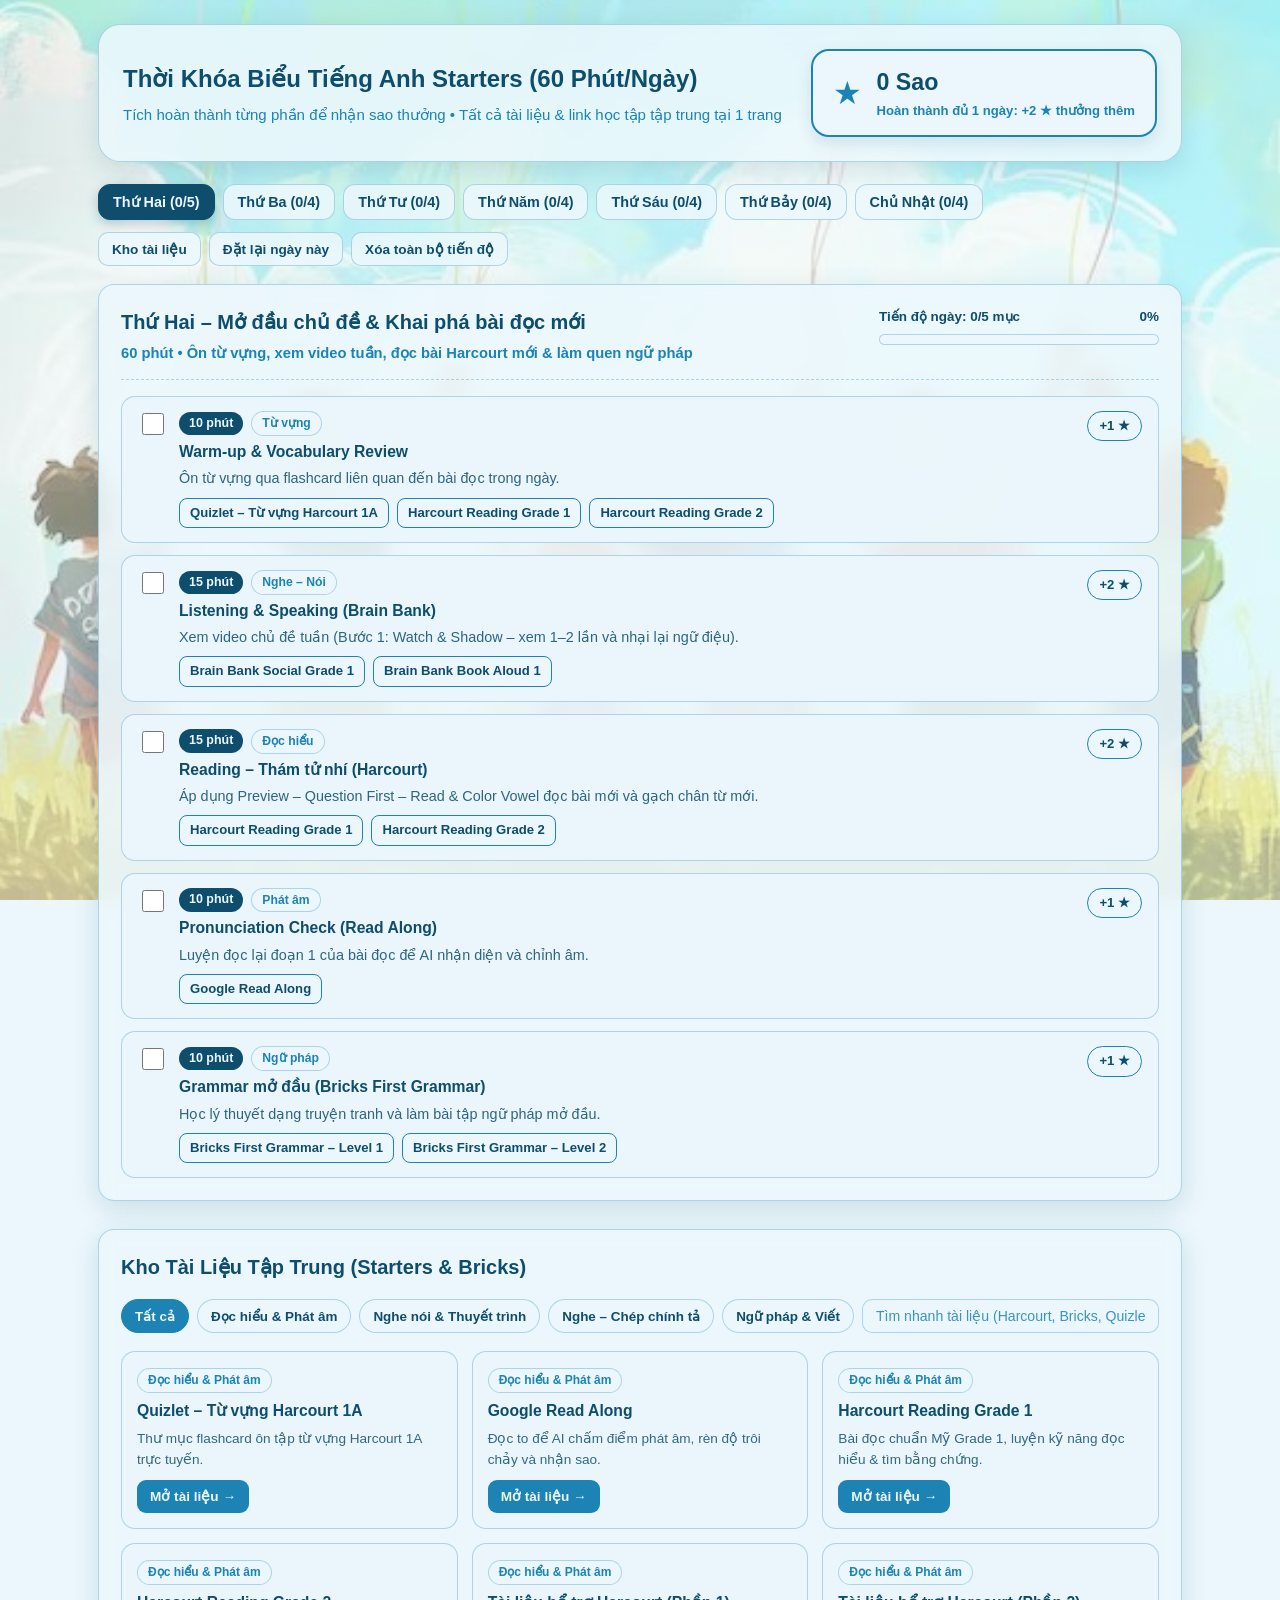
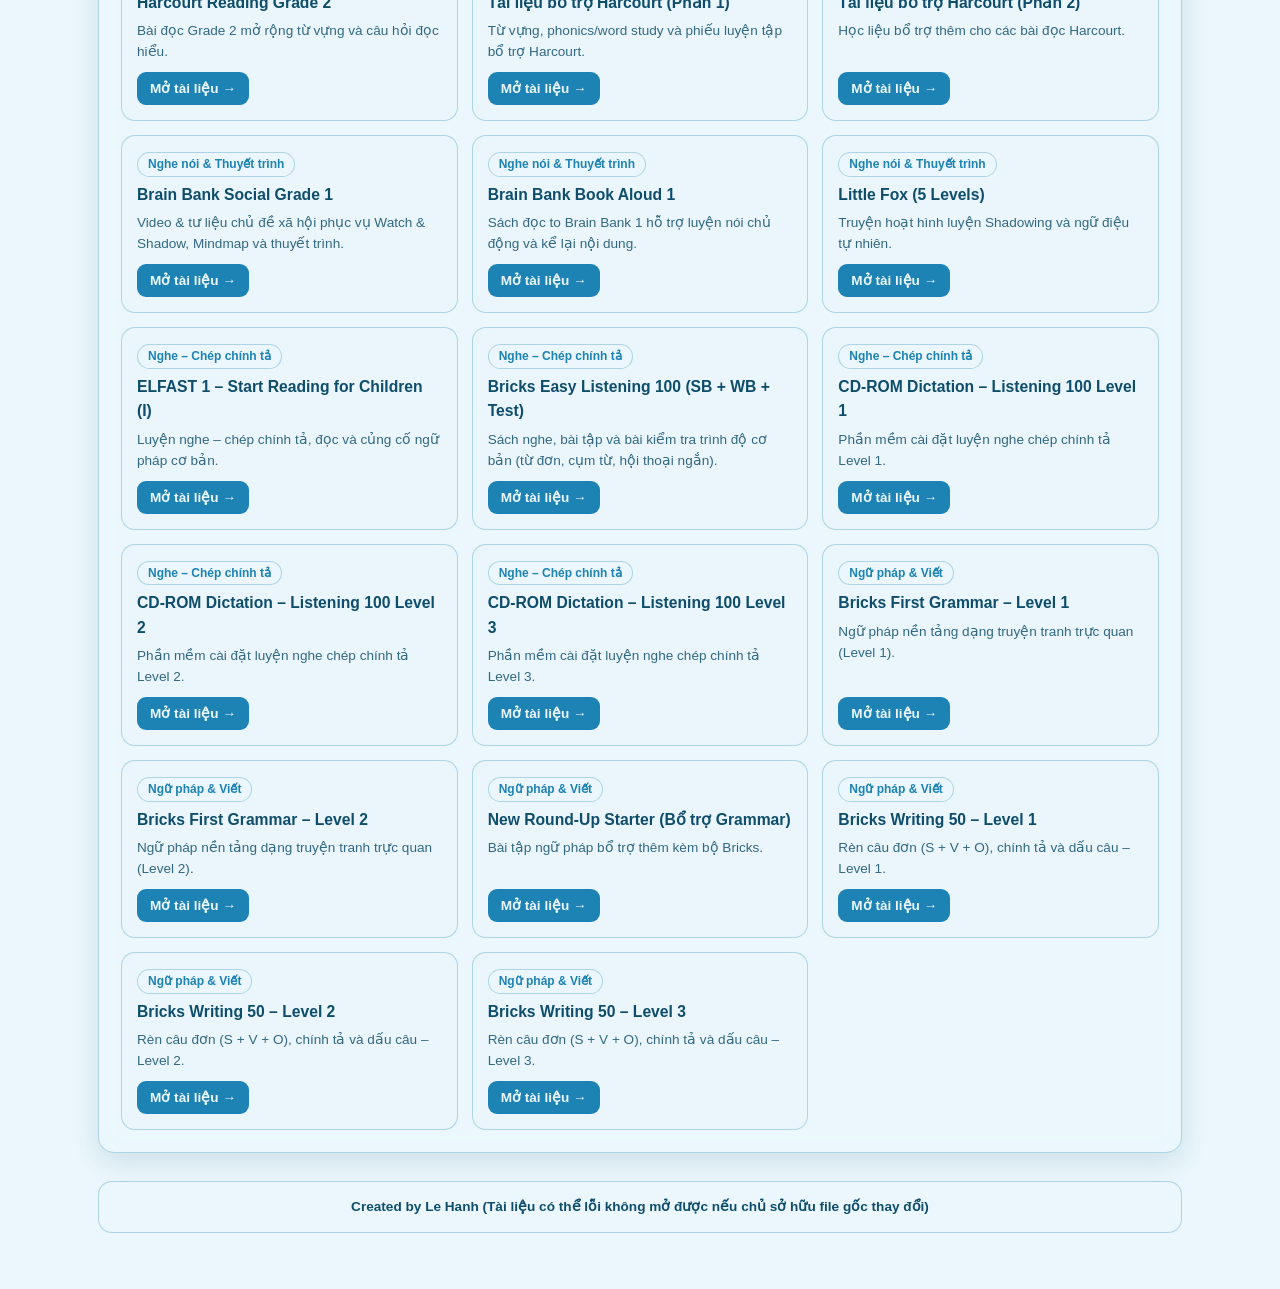
<file: public/assets/aistudio/thoi-khoa-bieu-starters-v2_33834a13.html>
<!DOCTYPE html>
<html lang="vi">
<head>
  <meta charset="UTF-8" />
  <meta name="viewport" content="width=device-width, initial-scale=1.0" />
  <title>Thời Khóa Biểu Tiếng Anh Starters & Kho Tài Liệu</title>
  <style>
    :root {
      /* Chỉ sử dụng tối đa 3 màu cùng tone xanh bầu trời (Sky Blue Monochromatic Palette) đồng điệu với ảnh nền */
      --sky-deep: #0E4D6C;      /* Màu 1: Xanh biển sâu - Chữ chính, nút active, tiêu đề */
      --sky-mid: #1D82B4;       /* Màu 2: Xanh bầu trời trung tính - Viền, badge, thanh tiến độ */
      --sky-light: #EBF7FC;     /* Màu 3: Xanh bầu trời nhạt - Nền thẻ, hover, tag */
      
      --surface-glass: rgba(235, 247, 252, 0.88);
      --surface-card: rgba(235, 247, 252, 0.94);
      --border-tone: rgba(29, 130, 180, 0.30);
      --shadow: 0 8px 28px rgba(14, 77, 108, 0.14);
      --radius: 16px;
    }

    * {
      box-sizing: border-box;
    }

    body {
      margin: 0;
      font-family: "Arial", sans-serif;
      color: var(--sky-deep);
      line-height: 1.55;
      min-height: 100vh;
      background-color: var(--sky-light);
      background-image: 
        linear-gradient(180deg, rgba(235, 247, 252, 0.35) 0%, rgba(235, 247, 252, 0.58) 100%),
        url("[data-uri]");
      background-size: cover;
      background-position: center bottom;
      background-attachment: fixed;
      background-repeat: no-repeat;
    }

    .container {
      max-width: 1120px;
      margin: 0 auto;
      padding: 24px 18px 56px;
    }

    header.hero {
      background: var(--surface-glass);
      backdrop-filter: blur(10px);
      -webkit-backdrop-filter: blur(10px);
      border: 1.5px solid var(--border-tone);
      border-radius: 22px;
      padding: 24px;
      box-shadow: var(--shadow);
      display: flex;
      flex-wrap: wrap;
      align-items: center;
      justify-content: space-between;
      gap: 20px;
      margin-bottom: 22px;
    }

    .hero-title h1 {
      margin: 0 0 6px;
      font-size: 1.5rem;
      color: var(--sky-deep);
    }

    .hero-title p {
      margin: 0;
      color: var(--sky-mid);
      font-size: 0.94rem;
      font-weight: 500;
    }

    .star-board {
      background: var(--sky-light);
      border: 2px solid var(--sky-mid);
      border-radius: 18px;
      padding: 14px 20px;
      display: flex;
      align-items: center;
      gap: 14px;
      box-shadow: 0 6px 16px rgba(14, 77, 108, 0.12);
    }

    .star-icon {
      font-size: 2rem;
      line-height: 1;
      color: var(--sky-mid);
      animation: pulseStar 2.4s infinite ease-in-out;
    }

    @keyframes pulseStar {
      0%, 100% { transform: scale(1); }
      50% { transform: scale(1.12) rotate(6deg); }
    }

    .star-count {
      font-size: 1.45rem;
      font-weight: 700;
      color: var(--sky-deep);
    }

    .star-sub {
      font-size: 0.82rem;
      color: var(--sky-mid);
      font-weight: 600;
    }

    .toolbar {
      display: flex;
      flex-wrap: wrap;
      align-items: center;
      justify-content: space-between;
      gap: 12px;
      margin-bottom: 18px;
    }

    .day-tabs {
      display: flex;
      flex-wrap: wrap;
      gap: 8px;
    }

    .day-btn {
      border: 1.5px solid var(--border-tone);
      background: var(--surface-glass);
      backdrop-filter: blur(6px);
      color: var(--sky-deep);
      padding: 9px 14px;
      border-radius: 12px;
      font-family: inherit;
      font-size: 0.9rem;
      font-weight: 600;
      cursor: pointer;
      transition: all 0.18s ease;
    }

    .day-btn:hover {
      border-color: var(--sky-mid);
      background: var(--sky-light);
    }

    .day-btn.active {
      background: var(--sky-deep);
      color: var(--sky-light);
      border-color: var(--sky-deep);
      box-shadow: 0 4px 12px rgba(14, 77, 108, 0.25);
    }

    .action-controls {
      display: flex;
      gap: 8px;
      flex-wrap: wrap;
    }

    .btn-ghost {
      border: 1.5px solid var(--border-tone);
      background: var(--surface-glass);
      backdrop-filter: blur(6px);
      color: var(--sky-deep);
      padding: 8px 13px;
      border-radius: 10px;
      font-family: inherit;
      font-size: 0.85rem;
      font-weight: 600;
      cursor: pointer;
      transition: all 0.16s ease;
    }

    .btn-ghost:hover {
      background: var(--sky-light);
      border-color: var(--sky-mid);
    }

    .day-card {
      background: var(--surface-glass);
      backdrop-filter: blur(10px);
      -webkit-backdrop-filter: blur(10px);
      border: 1.5px solid var(--border-tone);
      border-radius: var(--radius);
      padding: 22px;
      box-shadow: var(--shadow);
      margin-bottom: 28px;
    }

    .day-header {
      display: flex;
      flex-wrap: wrap;
      justify-content: space-between;
      align-items: flex-start;
      gap: 12px;
      padding-bottom: 14px;
      border-bottom: 1.5px dashed var(--border-tone);
      margin-bottom: 16px;
    }

    .day-header h2 {
      margin: 0 0 4px;
      font-size: 1.25rem;
      color: var(--sky-deep);
    }

    .day-theme {
      color: var(--sky-mid);
      font-weight: 600;
      font-size: 0.92rem;
    }

    .progress-wrap {
      min-width: 220px;
      flex: 0 1 280px;
    }

    .progress-label {
      display: flex;
      justify-content: space-between;
      font-size: 0.84rem;
      font-weight: 600;
      margin-bottom: 6px;
      color: var(--sky-deep);
    }

    .progress-bar {
      width: 100%;
      height: 11px;
      background: var(--sky-light);
      border: 1px solid var(--border-tone);
      border-radius: 999px;
      overflow: hidden;
    }

    .progress-fill {
      height: 100%;
      width: 0%;
      background: linear-gradient(90deg, var(--sky-mid), var(--sky-deep));
      border-radius: 999px;
      transition: width 0.28s ease;
    }

    .task-list {
      display: flex;
      flex-direction: column;
      gap: 12px;
    }

    .task-item {
      display: flex;
      align-items: flex-start;
      justify-content: space-between;
      gap: 14px;
      padding: 14px 16px;
      border: 1.5px solid var(--border-tone);
      border-radius: 14px;
      background: var(--surface-card);
      transition: all 0.18s ease;
    }

    .task-item:hover {
      border-color: var(--sky-mid);
    }

    .task-item.done {
      background: var(--sky-light);
      border-color: var(--sky-mid);
    }

    .task-left {
      display: flex;
      align-items: flex-start;
      gap: 12px;
      flex: 1;
    }

    .task-checkbox {
      width: 22px;
      height: 22px;
      margin-top: 2px;
      accent-color: var(--sky-deep);
      cursor: pointer;
      flex-shrink: 0;
    }

    .task-meta {
      display: flex;
      flex-wrap: wrap;
      align-items: center;
      gap: 8px;
      margin-bottom: 4px;
    }

    .badge-time {
      background: var(--sky-deep);
      color: var(--sky-light);
      font-weight: 700;
      font-size: 0.78rem;
      padding: 2px 10px;
      border-radius: 999px;
    }

    .badge-skill {
      font-size: 0.76rem;
      font-weight: 600;
      padding: 2px 10px;
      border-radius: 999px;
      background: var(--sky-light);
      color: var(--sky-mid);
      border: 1px solid var(--border-tone);
    }

    .task-title {
      font-weight: 700;
      font-size: 0.98rem;
      margin-bottom: 3px;
      color: var(--sky-deep);
    }

    .task-item.done .task-title {
      text-decoration: line-through;
      opacity: 0.72;
    }

    .task-desc {
      font-size: 0.9rem;
      color: var(--sky-deep);
      opacity: 0.86;
      margin-bottom: 8px;
    }

    .task-links {
      display: flex;
      flex-wrap: wrap;
      gap: 8px;
    }

    .doc-chip {
      display: inline-flex;
      align-items: center;
      gap: 5px;
      text-decoration: none;
      font-size: 0.82rem;
      font-weight: 600;
      color: var(--sky-deep);
      background: var(--sky-light);
      border: 1px solid var(--sky-mid);
      padding: 4px 10px;
      border-radius: 8px;
      transition: transform 0.14s ease, background 0.14s ease, color 0.14s ease;
    }

    .doc-chip:hover {
      background: var(--sky-mid);
      color: var(--sky-light);
      transform: translateY(-1px);
    }

    .star-reward {
      background: var(--sky-light);
      color: var(--sky-deep);
      border: 1.5px solid var(--sky-mid);
      font-weight: 700;
      font-size: 0.82rem;
      padding: 4px 11px;
      border-radius: 999px;
      white-space: nowrap;
      flex-shrink: 0;
    }

    .task-item.done .star-reward {
      background: var(--sky-deep);
      color: var(--sky-light);
      border-color: var(--sky-deep);
    }

    .bonus-banner {
      margin-top: 16px;
      padding: 14px 16px;
      border-radius: 14px;
      background: var(--sky-deep);
      color: var(--sky-light);
      border: 1.5px solid var(--sky-mid);
      display: none;
      align-items: center;
      justify-content: space-between;
      gap: 12px;
      font-weight: 600;
    }

    .bonus-banner.show {
      display: flex;
    }

    /* Kho tài liệu */
    .library-section {
      background: var(--surface-glass);
      backdrop-filter: blur(10px);
      -webkit-backdrop-filter: blur(10px);
      border: 1.5px solid var(--border-tone);
      border-radius: var(--radius);
      padding: 22px;
      box-shadow: var(--shadow);
    }

    .library-top {
      display: flex;
      flex-wrap: wrap;
      align-items: center;
      justify-content: space-between;
      gap: 12px;
      margin-bottom: 16px;
    }

    .library-top h2 {
      margin: 0;
      font-size: 1.25rem;
      color: var(--sky-deep);
    }

    .library-controls {
      display: flex;
      flex-wrap: wrap;
      gap: 8px;
      margin-bottom: 18px;
    }

    .filter-btn {
      border: 1.5px solid var(--border-tone);
      background: var(--sky-light);
      color: var(--sky-deep);
      padding: 7px 13px;
      border-radius: 999px;
      font-family: inherit;
      font-size: 0.84rem;
      font-weight: 600;
      cursor: pointer;
      transition: all 0.16s ease;
    }

    .filter-btn:hover {
      border-color: var(--sky-mid);
    }

    .filter-btn.active {
      background: var(--sky-mid);
      color: var(--sky-light);
      border-color: var(--sky-mid);
    }

    .search-input {
      flex: 1 1 220px;
      min-width: 200px;
      padding: 8px 13px;
      border: 1.5px solid var(--border-tone);
      background: var(--sky-light);
      color: var(--sky-deep);
      border-radius: 10px;
      font-family: inherit;
      font-size: 0.88rem;
    }

    .search-input::placeholder {
      color: var(--sky-mid);
      opacity: 0.85;
    }

    .search-input:focus {
      outline: none;
      border-color: var(--sky-deep);
    }

    .lib-grid {
      display: grid;
      grid-template-columns: repeat(auto-fill, minmax(290px, 1fr));
      gap: 14px;
    }

    .lib-card {
      border: 1.5px solid var(--border-tone);
      border-radius: 14px;
      padding: 15px;
      background: var(--surface-card);
      display: flex;
      flex-direction: column;
      justify-content: space-between;
      gap: 10px;
      transition: border-color 0.16s ease;
    }

    .lib-card:hover {
      border-color: var(--sky-mid);
    }

    .lib-cat {
      display: inline-block;
      font-size: 0.75rem;
      font-weight: 700;
      padding: 2px 10px;
      border-radius: 999px;
      background: var(--sky-light);
      color: var(--sky-mid);
      border: 1px solid var(--border-tone);
      margin-bottom: 6px;
    }

    .lib-card h3 {
      margin: 0 0 5px;
      font-size: 0.98rem;
      color: var(--sky-deep);
    }

    .lib-card p {
      margin: 0;
      font-size: 0.85rem;
      color: var(--sky-deep);
      opacity: 0.84;
    }

    .lib-link {
      align-self: flex-start;
      text-decoration: none;
      font-size: 0.85rem;
      font-weight: 700;
      color: var(--sky-light);
      background: var(--sky-mid);
      padding: 6px 13px;
      border-radius: 9px;
      transition: background 0.16s ease;
    }

    .lib-link:hover {
      background: var(--sky-deep);
    }

    .toast {
      position: fixed;
      bottom: 22px;
      right: 22px;
      background: var(--sky-deep);
      color: var(--sky-light);
      border: 1.5px solid var(--sky-light);
      padding: 12px 18px;
      border-radius: 12px;
      font-size: 0.9rem;
      font-weight: 600;
      box-shadow: 0 10px 25px rgba(14, 77, 108, 0.28);
      opacity: 0;
      transform: translateY(12px);
      pointer-events: none;
      transition: all 0.25s ease;
      z-index: 999;
    }

    .toast.show {
      opacity: 1;
      transform: translateY(0);
    }

    footer.page-footer {
      text-align: center;
      margin-top: 28px;
      padding: 14px 16px;
      font-size: 0.85rem;
      font-weight: 600;
      color: var(--sky-deep);
      background: var(--surface-glass);
      backdrop-filter: blur(8px);
      -webkit-backdrop-filter: blur(8px);
      border: 1.5px solid var(--border-tone);
      border-radius: 14px;
    }
  </style>
</head>
<body>
  <div class="container">
    <header class="hero">
      <div class="hero-title">
        <h1>Thời Khóa Biểu Tiếng Anh Starters (60 Phút/Ngày)</h1>
        <p>Tích hoàn thành từng phần để nhận sao thưởng • Tất cả tài liệu & link học tập tập trung tại 1 trang</p>
      </div>
      <div class="star-board" aria-live="polite">
        <div class="star-icon">★</div>
        <div>
          <div class="star-count"><span id="totalStars">0</span> Sao</div>
          <div class="star-sub">Hoàn thành đủ 1 ngày: +2 ★ thưởng thêm</div>
        </div>
      </div>
    </header>

    <div class="toolbar">
      <div class="day-tabs" id="dayTabs"></div>
      <div class="action-controls">
        <button class="btn-ghost" type="button" onclick="jumpToLibrary()">Kho tài liệu</button>
        <button class="btn-ghost" type="button" onclick="resetCurrentDay()">Đặt lại ngày này</button>
        <button class="btn-ghost" type="button" onclick="resetAllProgress()">Xóa toàn bộ tiến độ</button>
      </div>
    </div>

    <main class="day-card" id="dayCard"></main>

    <section class="library-section" id="librarySection">
      <div class="library-top">
        <h2>Kho Tài Liệu Tập Trung (Starters & Bricks)</h2>
      </div>
      <div class="library-controls">
        <button class="filter-btn active" type="button" data-cat="all" onclick="setCategory('all', this)">Tất cả</button>
        <button class="filter-btn" type="button" data-cat="Đọc hiểu & Phát âm" onclick="setCategory('Đọc hiểu & Phát âm', this)">Đọc hiểu & Phát âm</button>
        <button class="filter-btn" type="button" data-cat="Nghe nói & Thuyết trình" onclick="setCategory('Nghe nói & Thuyết trình', this)">Nghe nói & Thuyết trình</button>
        <button class="filter-btn" type="button" data-cat="Nghe – Chép chính tả" onclick="setCategory('Nghe – Chép chính tả', this)">Nghe – Chép chính tả</button>
        <button class="filter-btn" type="button" data-cat="Ngữ pháp & Viết" onclick="setCategory('Ngữ pháp & Viết', this)">Ngữ pháp & Viết</button>
        <input class="search-input" id="libSearch" type="text" placeholder="Tìm nhanh tài liệu (Harcourt, Bricks, Quizlet, Read Along...)" oninput="renderLibrary()" />
      </div>
      <div class="lib-grid" id="libGrid"></div>
    </section>

    <footer class="page-footer">
      Created by Le Hanh (Tài liệu có thể lỗi không mở được nếu chủ sở hữu file gốc thay đổi)
    </footer>
  </div>

  <div class="toast" id="toast"></div>

  <script>
    const DOCS = {
      quizletHarcourt1A: {
        name: "Quizlet – Từ vựng Harcourt 1A",
        url: "https://quizlet.com/user/lehanhliy/folders/harcourt-1a?i=7er3o2&x=1xqt",
        cat: "Đọc hiểu & Phát âm",
        desc: "Thư mục flashcard ôn tập từ vựng Harcourt 1A trực tuyến."
      },
      readAlong: {
        name: "Google Read Along",
        url: "https://readalong.google.com",
        cat: "Đọc hiểu & Phát âm",
        desc: "Đọc to để AI chấm điểm phát âm, rèn độ trôi chảy và nhận sao."
      },
      harcourtG1: {
        name: "Harcourt Reading Grade 1",
        url: "https://drive.google.com/drive/folders/12s39Fyr7f8F_X61JVVwxeLeoaa4sPPOk?usp=sharing",
        cat: "Đọc hiểu & Phát âm",
        desc: "Bài đọc chuẩn Mỹ Grade 1, luyện kỹ năng đọc hiểu & tìm bằng chứng."
      },
      harcourtG2: {
        name: "Harcourt Reading Grade 2",
        url: "https://drive.google.com/drive/folders/10T04PIZxCk0wDuO2lrXqU6iOp7QwcUKQ?usp=drive_link",
        cat: "Đọc hiểu & Phát âm",
        desc: "Bài đọc Grade 2 mở rộng từ vựng và câu hỏi đọc hiểu."
      },
      harcourtSup1: {
        name: "Tài liệu bổ trợ Harcourt (Phần 1)",
        url: "https://drive.google.com/drive/folders/1XjyqE2Mq7wH2RrbPIMakPV6OV_W2PHbM?usp=drive_link",
        cat: "Đọc hiểu & Phát âm",
        desc: "Từ vựng, phonics/word study và phiếu luyện tập bổ trợ Harcourt."
      },
      harcourtSup2: {
        name: "Tài liệu bổ trợ Harcourt (Phần 2)",
        url: "https://drive.google.com/drive/folders/15R6czZKucIatvRr8NU4sckWy_JPgji1U?usp=drive_link",
        cat: "Đọc hiểu & Phát âm",
        desc: "Học liệu bổ trợ thêm cho các bài đọc Harcourt."
      },
      brainBankSocial: {
        name: "Brain Bank Social Grade 1",
        url: "https://drive.google.com/drive/folders/1fGe2jocIpaMzq9V9wZp8eaJkFZTJ7-e1?usp=drive_link",
        cat: "Nghe nói & Thuyết trình",
        desc: "Video & tư liệu chủ đề xã hội phục vụ Watch & Shadow, Mindmap và thuyết trình."
      },
      brainBankAloud: {
        name: "Brain Bank Book Aloud 1",
        url: "https://drive.google.com/drive/folders/18AMPMDm1095yHv67m19YbQkJyuo69Cna?usp=drive_link",
        cat: "Nghe nói & Thuyết trình",
        desc: "Sách đọc to Brain Bank 1 hỗ trợ luyện nói chủ động và kể lại nội dung."
      },
      littleFox: {
        name: "Little Fox (5 Levels)",
        url: "https://drive.google.com/drive/folders/1P-1VFDTNZTGzFVYw29tDrA2QgagfZ9IW?fbclid=IwAR2gUAUCMU3wcx5zQJ8yoW-tGG2UgZ5EkB8JiWpvBdS8f28gdNUfT0aYimk",
        cat: "Nghe nói & Thuyết trình",
        desc: "Truyện hoạt hình luyện Shadowing và ngữ điệu tự nhiên."
      },
      elfast1: {
        name: "ELFAST 1 – Start Reading for Children (I)",
        url: "https://www.eslfast.com/kidsenglish/",
        cat: "Nghe – Chép chính tả",
        desc: "Luyện nghe – chép chính tả, đọc và củng cố ngữ pháp cơ bản."
      },
      bricksListening100: {
        name: "Bricks Easy Listening 100 (SB + WB + Test)",
        url: "https://drive.google.com/drive/folders/1hsJol3Zhm6kXtwimBamxcPXBGw4ahwF3?usp=drive_link",
        cat: "Nghe – Chép chính tả",
        desc: "Sách nghe, bài tập và bài kiểm tra trình độ cơ bản (từ đơn, cụm từ, hội thoại ngắn)."
      },
      cdDictationL1: {
        name: "CD-ROM Dictation – Listening 100 Level 1",
        url: "https://drive.google.com/file/d/1Kw1c5gLVrVHusvZrHGSReRmNxEQcAaSO/view?usp=drive_link",
        cat: "Nghe – Chép chính tả",
        desc: "Phần mềm cài đặt luyện nghe chép chính tả Level 1."
      },
      cdDictationL2: {
        name: "CD-ROM Dictation – Listening 100 Level 2",
        url: "https://drive.google.com/file/d/1z6x7uSovOEDJHUDq9Egs-JJj3I_FqJ71/view?usp=drive_link",
        cat: "Nghe – Chép chính tả",
        desc: "Phần mềm cài đặt luyện nghe chép chính tả Level 2."
      },
      cdDictationL3: {
        name: "CD-ROM Dictation – Listening 100 Level 3",
        url: "https://drive.google.com/file/d/1l3jFxKIS-UNAYiX3fNbJ4w7LbXvCLh5X/view?usp=drive_link",
        cat: "Nghe – Chép chính tả",
        desc: "Phần mềm cài đặt luyện nghe chép chính tả Level 3."
      },
      bricksGrammarL1: {
        name: "Bricks First Grammar – Level 1",
        url: "https://drive.google.com/drive/folders/1tQJYwedQeWBmLo7t4RtoSjzVlDYiKOUj?usp=drive_link",
        cat: "Ngữ pháp & Viết",
        desc: "Ngữ pháp nền tảng dạng truyện tranh trực quan (Level 1)."
      },
      bricksGrammarL2: {
        name: "Bricks First Grammar – Level 2",
        url: "https://drive.google.com/drive/folders/1Ny8ctwspninS6PZRHUBk-54cw9ZpQw4q?usp=drive_link",
        cat: "Ngữ pháp & Viết",
        desc: "Ngữ pháp nền tảng dạng truyện tranh trực quan (Level 2)."
      },
      roundUpStarter: {
        name: "New Round-Up Starter (Bổ trợ Grammar)",
        url: "https://drive.google.com/drive/folders/1RoWmf-eKgVlDqyz_eSAWwNb7Ka7YkFXQ?usp=drive_link",
        cat: "Ngữ pháp & Viết",
        desc: "Bài tập ngữ pháp bổ trợ thêm kèm bộ Bricks."
      },
      bricksWriting50L1: {
        name: "Bricks Writing 50 – Level 1",
        url: "https://drive.google.com/drive/folders/1YFh_f99JqW4eneWQ-42wJPMGGlpf5O2G?usp=drive_link",
        cat: "Ngữ pháp & Viết",
        desc: "Rèn câu đơn (S + V + O), chính tả và dấu câu – Level 1."
      },
      bricksWriting50L2: {
        name: "Bricks Writing 50 – Level 2",
        url: "https://drive.google.com/drive/folders/1n3vspbGd2vNKfkd4Zl5AwjZmoiQPOtqH?usp=drive_link",
        cat: "Ngữ pháp & Viết",
        desc: "Rèn câu đơn (S + V + O), chính tả và dấu câu – Level 2."
      },
      bricksWriting50L3: {
        name: "Bricks Writing 50 – Level 3",
        url: "https://drive.google.com/drive/folders/1JJasZdf19r5ETQs0oLxyM8WIIPWo-Ylz?usp=drive_link",
        cat: "Ngữ pháp & Viết",
        desc: "Rèn câu đơn (S + V + O), chính tả và dấu câu – Level 3."
      }
    };

    const SCHEDULE = [
      {
        id: "mon",
        tab: "Thứ Hai",
        title: "Thứ Hai – Mở đầu chủ đề & Khai phá bài đọc mới",
        theme: "60 phút • Ôn từ vựng, xem video tuần, đọc bài Harcourt mới & làm quen ngữ pháp",
        tasks: [
          {
            id: "mon-1",
            time: "10 phút",
            skill: "Từ vựng",
            title: "Warm-up & Vocabulary Review",
            desc: "Ôn từ vựng qua flashcard liên quan đến bài đọc trong ngày.",
            stars: 1,
            docs: ["quizletHarcourt1A", "harcourtG1", "harcourtG2"]
          },
          {
            id: "mon-2",
            time: "15 phút",
            skill: "Nghe – Nói",
            title: "Listening & Speaking (Brain Bank)",
            desc: "Xem video chủ đề tuần (Bước 1: Watch & Shadow – xem 1–2 lần và nhại lại ngữ điệu).",
            stars: 2,
            docs: ["brainBankSocial", "brainBankAloud"]
          },
          {
            id: "mon-3",
            time: "15 phút",
            skill: "Đọc hiểu",
            title: "Reading – Thám tử nhí (Harcourt)",
            desc: "Áp dụng Preview – Question First – Read & Color Vowel đọc bài mới và gạch chân từ mới.",
            stars: 2,
            docs: ["harcourtG1", "harcourtG2"]
          },
          {
            id: "mon-4",
            time: "10 phút",
            skill: "Phát âm",
            title: "Pronunciation Check (Read Along)",
            desc: "Luyện đọc lại đoạn 1 của bài đọc để AI nhận diện và chỉnh âm.",
            stars: 1,
            docs: ["readAlong"]
          },
          {
            id: "mon-5",
            time: "10 phút",
            skill: "Ngữ pháp",
            title: "Grammar mở đầu (Bricks First Grammar)",
            desc: "Học lý thuyết dạng truyện tranh và làm bài tập ngữ pháp mở đầu.",
            stars: 1,
            docs: ["bricksGrammarL1", "bricksGrammarL2"]
          }
        ]
      },
      {
        id: "tue",
        tab: "Thứ Ba",
        title: "Thứ Ba – Đọc sâu hiểu kỹ & Rèn viết câu",
        theme: "60 phút • Tìm bằng chứng đọc hiểu, chỉnh âm toàn bài & viết câu đơn chuẩn xác",
        tasks: [
          {
            id: "tue-1",
            time: "10 phút",
            skill: "Chính tả",
            title: "Warm-up & Dictation nhanh",
            desc: "Đố vui từ vựng nhanh hoặc nghe – chép chính tả từ ngắn.",
            stars: 1,
            docs: ["elfast1"]
          },
          {
            id: "tue-2",
            time: "15 phút",
            skill: "Đọc hiểu",
            title: "Harcourt Comprehension",
            desc: "Tìm bằng chứng trong bài (Evidence) và trả lời câu hỏi trắc nghiệm/tự luận.",
            stars: 2,
            docs: ["harcourtG1", "harcourtG2"]
          },
          {
            id: "tue-3",
            time: "15 phút",
            skill: "Phát âm",
            title: "Google Read Along",
            desc: "Đọc toàn bộ bài đọc (hoặc truyện tương đương trên app) để lấy sao và sửa từ khó.",
            stars: 2,
            docs: ["readAlong"]
          },
          {
            id: "tue-4",
            time: "20 phút",
            skill: "Viết",
            title: "Bricks Writing 50",
            desc: "Hoàn thiện cấu trúc câu đơn (S + V + O), rèn chính tả và dấu câu.",
            stars: 2,
            docs: ["bricksWriting50L1", "bricksWriting50L2", "bricksWriting50L3"]
          }
        ]
      },
      {
        id: "wed",
        tab: "Thứ Tư",
        title: "Thứ Tư – Luyện nghe chuyên sâu & Ngữ pháp",
        theme: "60 phút • Nghe hội thoại ngắn, vẽ Mindmap mở rộng, củng cố ngữ pháp & Phonics",
        tasks: [
          {
            id: "wed-1",
            time: "10 phút",
            skill: "Nghe – Nói",
            title: "Warm-up Nghe & Nhại lại",
            desc: "Nghe và nhại lại từ vựng, cụm từ ngắn.",
            stars: 1,
            docs: ["bricksListening100"]
          },
          {
            id: "wed-2",
            time: "15 phút",
            skill: "Nghe & Mindmap",
            title: "Listening 100 & Build Mindmap",
            desc: "Luyện phản xạ nghe hội thoại 2–3 lượt và vẽ sơ đồ tư duy mở rộng từ chủ đề tuần.",
            stars: 2,
            docs: ["bricksListening100", "cdDictationL1", "cdDictationL2", "cdDictationL3"]
          },
          {
            id: "wed-3",
            time: "15 phút",
            skill: "Ngữ pháp",
            title: "Củng cố Grammar",
            desc: "Làm bài tập củng cố ngữ pháp nền tảng (danh từ, to be, tính từ sở hữu, hiện tại đơn).",
            stars: 2,
            docs: ["bricksGrammarL1", "bricksGrammarL2"]
          },
          {
            id: "wed-4",
            time: "20 phút",
            skill: "Phonics",
            title: "Harcourt Phonics / Word Study",
            desc: "Làm bài tập về nguyên âm, phụ âm, từ loại (nouns/verbs) đi kèm bài đọc.",
            stars: 2,
            docs: ["harcourtG1", "harcourtG2"]
          }
        ]
      },
      {
        id: "thu",
        tab: "Thứ Năm",
        title: "Thứ Năm – Đọc mở rộng & Phát âm nâng cao",
        theme: "60 phút • Shadowing truyện, thuyết trình 4–6 câu theo Mindmap, đọc trôi chảy & viết đoạn",
        tasks: [
          {
            id: "thu-1",
            time: "10 phút",
            skill: "Shadowing",
            title: "Phonics Warm-up & Little Fox",
            desc: "Khởi động khẩu hình và luyện ngữ điệu đuổi qua truyện hoạt hình.",
            stars: 1,
            docs: ["littleFox"]
          },
          {
            id: "thu-2",
            time: "15 phút",
            skill: "Thuyết trình",
            title: "Brain Bank & Mini Presentation",
            desc: "Xem tiếp video Brain Bank, đóng vai nhân vật và thuyết trình 4–6 câu theo Mindmap.",
            stars: 2,
            docs: ["brainBankSocial", "brainBankAloud"]
          },
          {
            id: "thu-3",
            time: "20 phút",
            skill: "Đọc trôi chảy",
            title: "Google Read Along Workshop",
            desc: "Tự đọc 2–3 mẩu truyện ngắn trên ứng dụng, tập trung đọc trôi chảy và ngắt nghỉ đúng dấu câu.",
            stars: 2,
            docs: ["readAlong"]
          },
          {
            id: "thu-4",
            time: "15 phút",
            skill: "Viết",
            title: "Bricks Writing 50 (Đoạn ngắn)",
            desc: "Viết đoạn ngắn (3–4 câu) theo cấu trúc đã học.",
            stars: 2,
            docs: ["bricksWriting50L1", "bricksWriting50L2", "bricksWriting50L3"]
          }
        ]
      },
      {
        id: "fri",
        tab: "Thứ Sáu",
        title: "Thứ Sáu – Tổng kết tuần & Luyện nghe chép",
        theme: "60 phút • Ôn từ vựng cốt lõi, đọc lại bài tuần, tổng hợp Writing/Dictation & chốt sao",
        tasks: [
          {
            id: "fri-1",
            time: "10 phút",
            skill: "Từ vựng & Chính tả",
            title: "Warm-up Ôn Từ Vựng & ELFAST 1",
            desc: "Đọc to từ vựng cốt lõi trong tuần qua flashcard/Quizlet và luyện nghe – chép chính tả.",
            stars: 1,
            docs: ["quizletHarcourt1A", "elfast1"]
          },
          {
            id: "fri-2",
            time: "25 phút",
            skill: "Đọc – Nói",
            title: "Harcourt Review Lesson",
            desc: "Đọc lại bài đọc chính trong tuần, hỏi – đáp nhanh nội dung bằng tiếng Anh đơn giản.",
            stars: 2,
            docs: ["harcourtG1", "harcourtG2"]
          },
          {
            id: "fri-3",
            time: "15 phút",
            skill: "Viết & Nghe",
            title: "Tổng hợp Writing & Dictation",
            desc: "Hoàn thành bài tập tổng hợp cuối Unit trong Writing và luyện nghe Listening 100.",
            stars: 2,
            docs: ["bricksWriting50L1", "bricksWriting50L2", "bricksWriting50L3", "bricksListening100"]
          },
          {
            id: "fri-4",
            time: "10 phút",
            skill: "Tổng kết",
            title: "Tổng kết sao Read Along",
            desc: "Tổng kết số sao đạt được trong tuần trên ứng dụng và tuyên dương tiến bộ.",
            stars: 1,
            docs: ["readAlong"]
          }
        ]
      },
      {
        id: "sat",
        tab: "Thứ Bảy",
        title: "Thứ Bảy – Giải trí & Tương tác nhẹ nhàng (Fun Saturday)",
        theme: "60 phút • Trò chơi tương tác, xem truyện/video yêu thích & đọc tự do thư giãn",
        tasks: [
          {
            id: "sat-1",
            time: "10 phút",
            skill: "Trò chơi",
            title: "Warm-up Tương tác",
            desc: "Trò chơi từ vựng hoặc làm bài tập tương tác bổ trợ.",
            stars: 1,
            docs: ["quizletHarcourt1A"]
          },
          {
            id: "sat-2",
            time: "25 phút",
            skill: "Giải trí Nghe – Nói",
            title: "Brain Bank & Little Fox Fun Time",
            desc: "Xem lại video yêu thích, hát theo bài hát hoặc xem truyện hoạt hình giải trí.",
            stars: 2,
            docs: ["brainBankSocial", "littleFox"]
          },
          {
            id: "sat-3",
            time: "15 phút",
            skill: "Đọc tự do",
            title: "Free Reading on Read Along",
            desc: "Tự chọn 1 cuốn sách bất kỳ theo sở thích trên Read Along để đọc giải trí.",
            stars: 2,
            docs: ["readAlong"]
          },
          {
            id: "sat-4",
            time: "10 phút",
            skill: "Khen thưởng",
            title: "Khen thưởng & Dặn dò",
            desc: "Chúc mừng con đã hoàn thành lịch học cuối tuần vui vẻ.",
            stars: 1,
            docs: []
          }
        ]
      },
      {
        id: "sun",
        tab: "Chủ Nhật",
        title: "Chủ Nhật – Tự kiểm tra & Quay video báo cáo (Sunday Check-in)",
        theme: "60 phút • Kể lại chủ đề qua Mindmap, đọc/thuyết trình ghi hình & sửa lỗi trong tuần",
        tasks: [
          {
            id: "sun-1",
            time: "10 phút",
            skill: "Nói",
            title: "Kể lại chủ đề qua Mindmap",
            desc: "Nhìn sơ đồ tư duy kể lại các chủ đề đã học trong tuần.",
            stars: 1,
            docs: ["brainBankAloud"]
          },
          {
            id: "sun-2",
            time: "20 phút",
            skill: "Đọc & Thuyết trình",
            title: "Mini-Reading Test & Quay Video",
            desc: "Đọc trôi chảy đoạn ngắn trong Harcourt và quay video thuyết trình qua Mindmap gửi cô/ba mẹ.",
            stars: 2,
            docs: ["harcourtG1", "harcourtG2"]
          },
          {
            id: "sun-3",
            time: "20 phút",
            skill: "Sửa lỗi",
            title: "Ôn lỗi Writing, Dictation & Read Along",
            desc: "Xem lại lỗi chính tả trong Writing 50, Dictation hoặc từ bị báo đỏ nhiều lần trên Read Along.",
            stars: 2,
            docs: ["bricksWriting50L1", "bricksWriting50L2", "bricksWriting50L3", "cdDictationL1", "cdDictationL2", "cdDictationL3", "readAlong"]
          },
          {
            id: "sun-4",
            time: "10 phút",
            skill: "Thư giãn",
            title: "Nghỉ ngơi & Chuẩn bị tuần mới",
            desc: "Thư giãn, nạp năng lượng cho tuần học tiếp theo.",
            stars: 1,
            docs: []
          }
        ]
      }
    ];

    const STORAGE_KEY = "starters_schedule_progress_v1";
    let state = loadState();
    let activeDayId = state.activeDayId || "mon";
    let activeCategory = "all";

    function loadState() {
      try {
        const raw = localStorage.getItem(STORAGE_KEY);
        if (raw) {
          const parsed = JSON.parse(raw);
          return {
            completed: parsed.completed || {},
            activeDayId: parsed.activeDayId || "mon"
          };
        }
      } catch (e) {}
      return { completed: {}, activeDayId: "mon" };
    }

    function saveState() {
      state.activeDayId = activeDayId;
      try {
        localStorage.setItem(STORAGE_KEY, JSON.stringify(state));
      } catch (e) {}
    }

    function showToast(msg) {
      const el = document.getElementById("toast");
      el.textContent = msg;
      el.classList.add("show");
      clearTimeout(showToast._timer);
      showToast._timer = setTimeout(() => el.classList.remove("show"), 2400);
    }

    function computeStars() {
      let stars = 0;
      for (const day of SCHEDULE) {
        let allDone = day.tasks.length > 0;
        for (const task of day.tasks) {
          if (state.completed[task.id]) {
            stars += task.stars;
          } else {
            allDone = false;
          }
        }
        if (allDone) {
          stars += 2;
        }
      }
      return stars;
    }

    function renderStarBoard() {
      document.getElementById("totalStars").textContent = computeStars();
    }

    function renderDayTabs() {
      const container = document.getElementById("dayTabs");
      container.innerHTML = SCHEDULE.map((day) => {
        const doneCount = day.tasks.filter((t) => !!state.completed[t.id]).length;
        const completeBadge = doneCount === day.tasks.length ? " ✓" : ` (${doneCount}/${day.tasks.length})`;
        return `<button type="button" class="day-btn ${day.id === activeDayId ? "active" : ""}" onclick="selectDay('${day.id}')">${day.tab}${completeBadge}</button>`;
      }).join("");
    }

    function renderDayCard() {
      const day = SCHEDULE.find((d) => d.id === activeDayId) || SCHEDULE[0];
      const totalTasks = day.tasks.length;
      const doneTasks = day.tasks.filter((t) => !!state.completed[t.id]).length;
      const pct = totalTasks ? Math.round((doneTasks / totalTasks) * 100) : 0;
      const isDayComplete = totalTasks > 0 && doneTasks === totalTasks;

      const tasksHtml = day.tasks.map((task) => {
        const checked = !!state.completed[task.id];
        const linksHtml = (task.docs || [])
          .map((key) => DOCS[key])
          .filter(Boolean)
          .map(
            (doc) =>
              `<a class="doc-chip" href="${doc.url}" target="_blank" rel="noopener noreferrer">${doc.name}</a>`
          )
          .join("");

        return `
          <div class="task-item ${checked ? "done" : ""}">
            <div class="task-left">
              <input
                type="checkbox"
                class="task-checkbox"
                ${checked ? "checked" : ""}
                onchange="toggleTask('${task.id}', ${task.stars}, this.checked)"
                aria-label="Hoàn thành ${task.title}"
              />
              <div>
                <div class="task-meta">
                  <span class="badge-time">${task.time}</span>
                  <span class="badge-skill">${task.skill}</span>
                </div>
                <div class="task-title">${task.title}</div>
                <div class="task-desc">${task.desc}</div>
                ${linksHtml ? `<div class="task-links">${linksHtml}</div>` : ""}
              </div>
            </div>
            <div class="star-reward">+${task.stars} ★</div>
          </div>
        `;
      }).join("");

      document.getElementById("dayCard").innerHTML = `
        <div class="day-header">
          <div>
            <h2>${day.title}</h2>
            <div class="day-theme">${day.theme}</div>
          </div>
          <div class="progress-wrap">
            <div class="progress-label">
              <span>Tiến độ ngày: ${doneTasks}/${totalTasks} mục</span>
              <span>${pct}%</span>
            </div>
            <div class="progress-bar">
              <div class="progress-fill" style="width: ${pct}%"></div>
            </div>
          </div>
        </div>
        <div class="task-list">${tasksHtml}</div>
        <div class="bonus-banner ${isDayComplete ? "show" : ""}">
          <span>Tuyệt vời! Con đã hoàn thành trọn vẹn lịch học ngày hôm nay!</span>
          <span>+2 ★ Thưởng hoàn thành ngày</span>
        </div>
      `;
    }

    function toggleTask(taskId, stars, checked) {
      const day = SCHEDULE.find((d) => d.tasks.some((t) => t.id === taskId));
      const wasDayComplete = day ? day.tasks.every((t) => !!state.completed[t.id]) : false;

      if (checked) {
        state.completed[taskId] = true;
      } else {
        delete state.completed[taskId];
      }
      saveState();

      const isNowDayComplete = day ? day.tasks.every((t) => !!state.completed[t.id]) : false;
      if (checked && !wasDayComplete && isNowDayComplete) {
        showToast(`Hoàn thành trọn ngày! Nhận +${stars} sao & +2 sao thưởng thêm!`);
      } else if (checked) {
        showToast(`Giỏi quá! Con vừa nhận +${stars} sao!`);
      } else {
        showToast("Đã bỏ tích mục này.");
      }

      renderStarBoard();
      renderDayTabs();
      renderDayCard();
    }

    function selectDay(dayId) {
      activeDayId = dayId;
      saveState();
      renderDayTabs();
      renderDayCard();
    }

    function resetCurrentDay() {
      const day = SCHEDULE.find((d) => d.id === activeDayId);
      if (!day) return;
      for (const t of day.tasks) {
        delete state.completed[t.id];
      }
      saveState();
      showToast(`Đã đặt lại tiến độ ${day.tab}.`);
      renderStarBoard();
      renderDayTabs();
      renderDayCard();
    }

    function resetAllProgress() {
      state.completed = {};
      saveState();
      showToast("Đã xóa toàn bộ tiến độ & sao thưởng.");
      renderStarBoard();
      renderDayTabs();
      renderDayCard();
    }

    function setCategory(cat, btn) {
      activeCategory = cat;
      document.querySelectorAll(".filter-btn").forEach((b) => b.classList.remove("active"));
      if (btn) btn.classList.add("active");
      renderLibrary();
    }

    function renderLibrary() {
      const keyword = (document.getElementById("libSearch").value || "").trim().toLowerCase();
      const items = Object.values(DOCS).filter((doc) => {
        const matchCat = activeCategory === "all" || doc.cat === activeCategory;
        const matchSearch =
          !keyword ||
          doc.name.toLowerCase().includes(keyword) ||
          doc.desc.toLowerCase().includes(keyword) ||
          doc.cat.toLowerCase().includes(keyword);
        return matchCat && matchSearch;
      });

      const grid = document.getElementById("libGrid");
      if (!items.length) {
        grid.innerHTML = `<p style="color: var(--sky-mid);">Không tìm thấy tài liệu phù hợp với từ khóa "${keyword}".</p>`;
        return;
      }

      grid.innerHTML = items
        .map(
          (doc) => `
          <div class="lib-card">
            <div>
              <span class="lib-cat">${doc.cat}</span>
              <h3>${doc.name}</h3>
              <p>${doc.desc}</p>
            </div>
            <a class="lib-link" href="${doc.url}" target="_blank" rel="noopener noreferrer">Mở tài liệu →</a>
          </div>
        `
        )
        .join("");
    }

    function jumpToLibrary() {
      document.getElementById("librarySection").scrollIntoView({ behavior: "smooth" });
    }

    renderStarBoard();
    renderDayTabs();
    renderDayCard();
    renderLibrary();
  </script>
</body>
</html>
</file>
